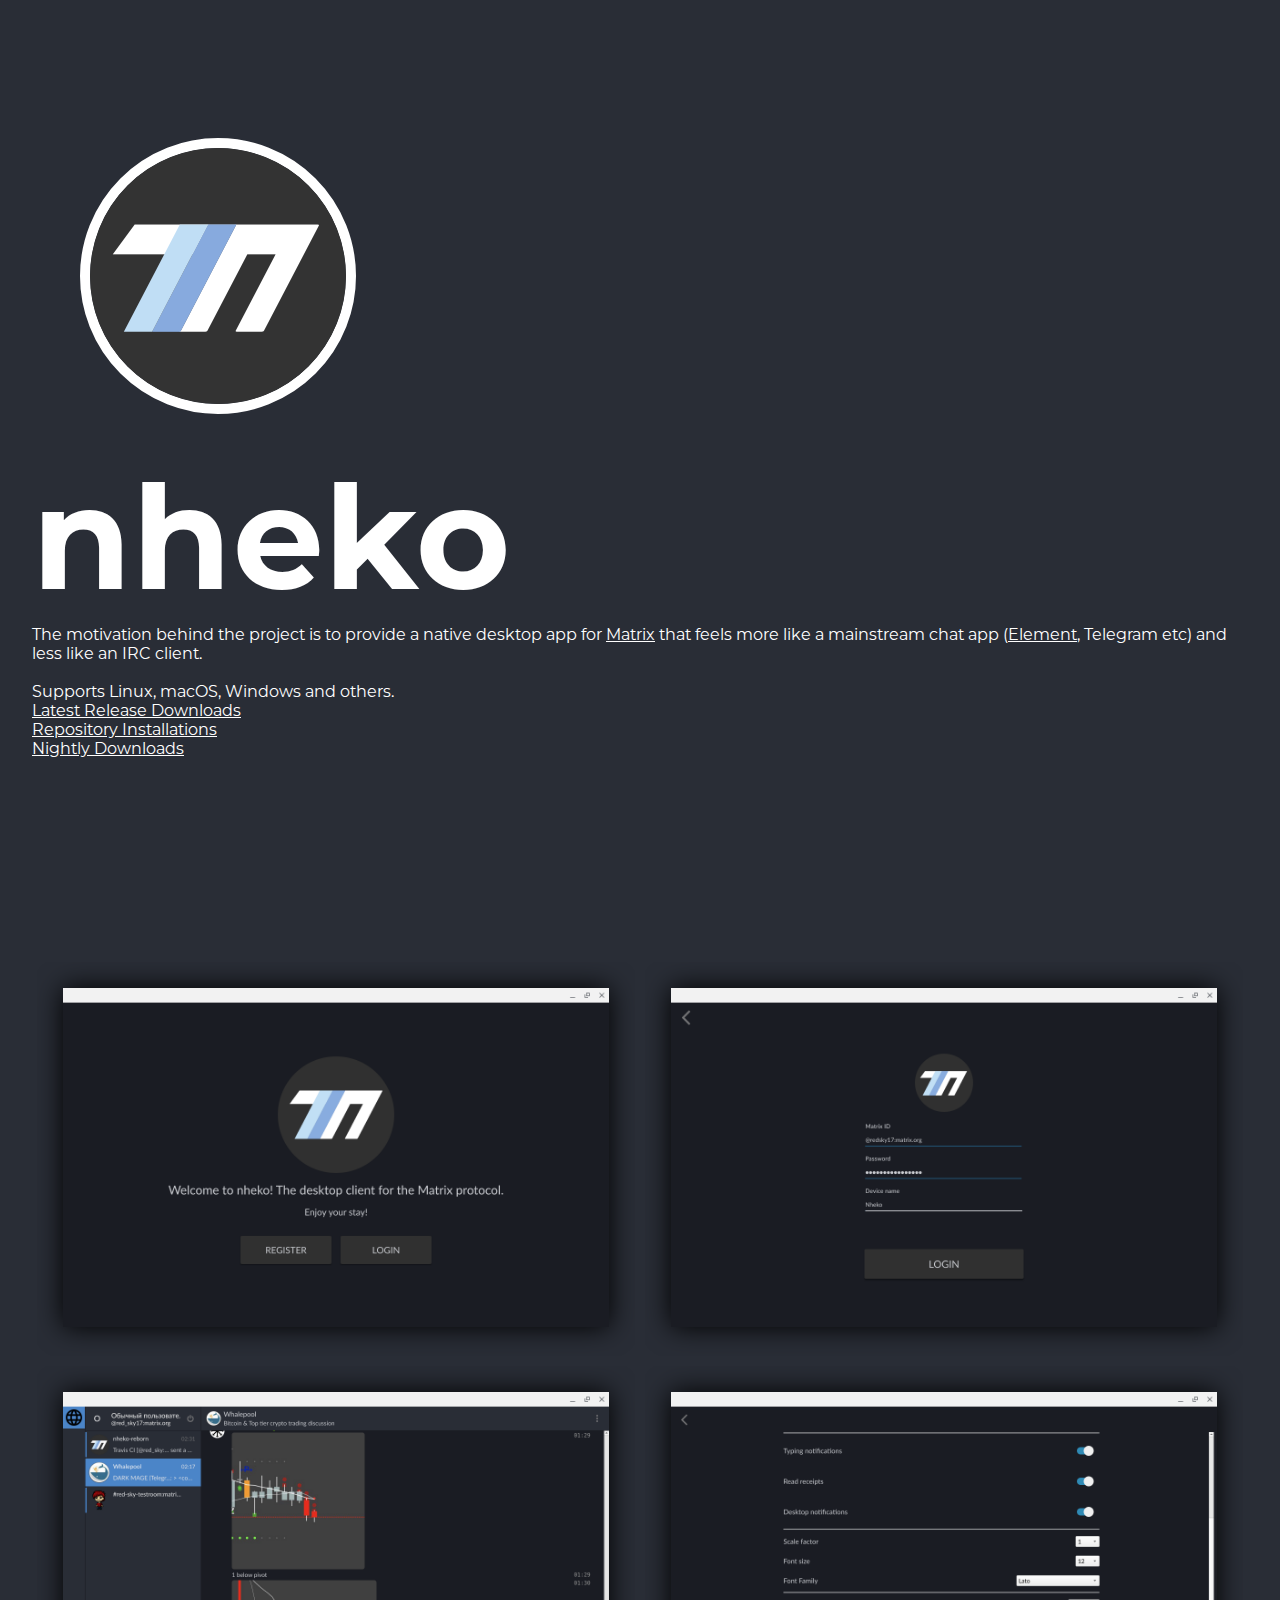
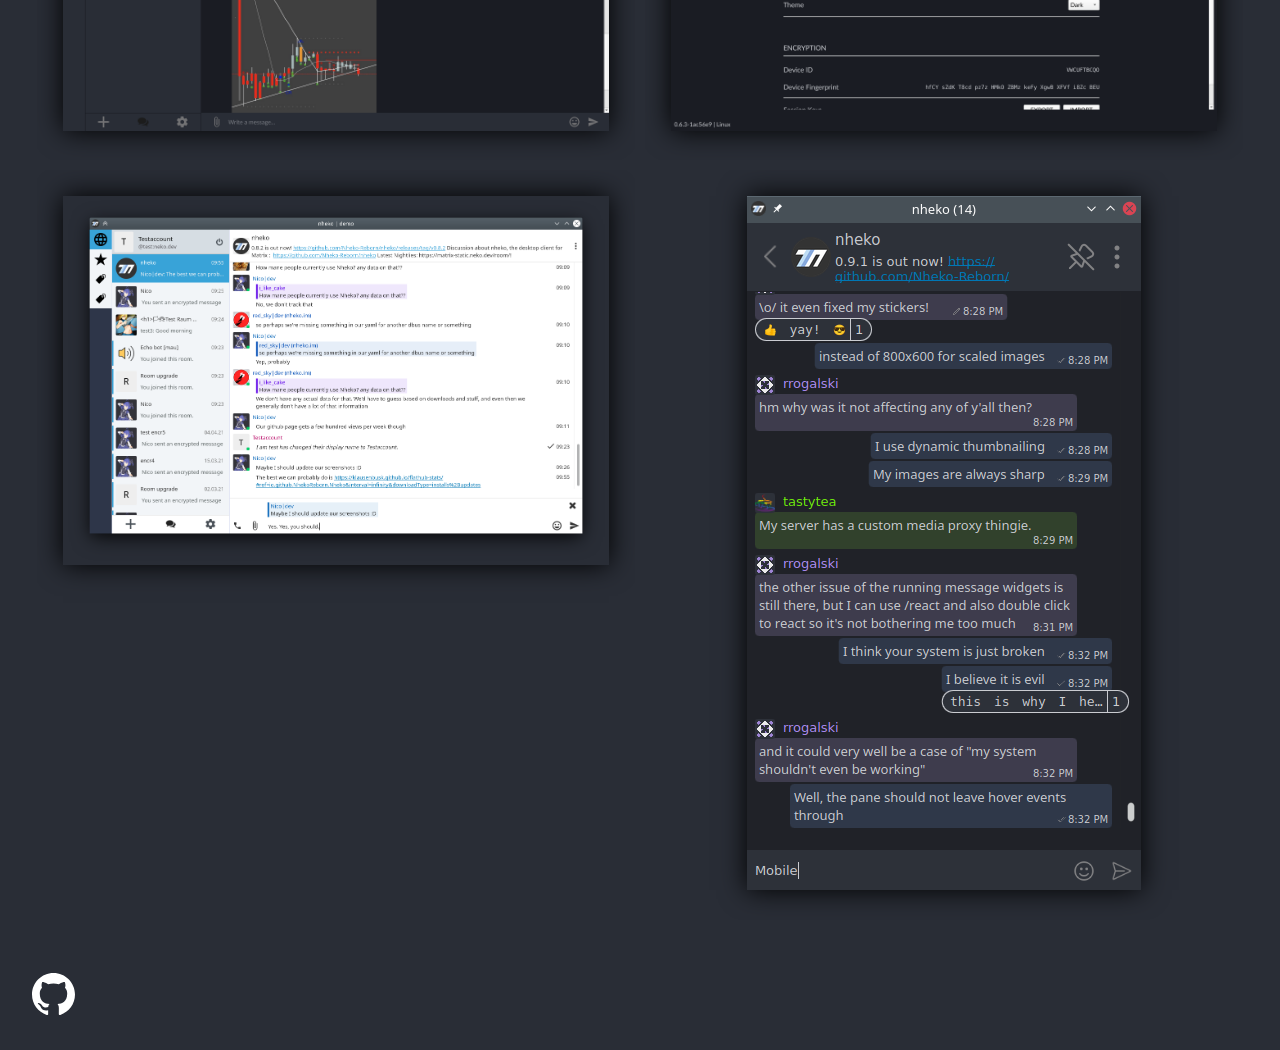
<file: index.html>
<!DOCTYPE html>
<html>

<head>
    <meta charset="UTF-8">
    <meta name="viewport" content="width=device-width, initial-scale=1.0">

    <title></title>

    <link rel="stylesheet" href="fonts.css">
    <link rel="stylesheet" href="hallo.css">
    <link rel="stylesheet" href="css/hallo_nheko_changes.css">
    <link rel="stylesheet" href="css/lightbox.css">

    <style>
        body {
            color: #FFF;
            background-color: #292d36;
        }

        a {
            color: #FFF;
        }

        a:hover {
            color: #87aade;
        }


        img.portrait {
            border: 10px solid #FFF;
        }

        .top ul li a img {
            height: auto;
            width: auto;
            max-width: calc(100% - 4vw);
            max-height: calc(100% - 4vw);
            box-shadow: 0px 0px 2vw 0px black;
            margin: 2vw;
        }

        .top ul {
            display: grid;
            grid-template-columns: 50% 50%;
            justify-content: center;
        }

        @media (max-width: 120ch) {
            .top ul {
                display: flex;
                flex-direction: column;
            }
        }

    </style>

</head>

<body>
    <header>
        <div class="column left">
            <a href="/"><img src="images/logo.png" class="portrait" alt="Portrait" /></a>
        </div>
        <div class="column right">
            <h1>nheko</h1>

            <p>The motivation behind the project is to provide a native desktop app for <a href="https://matrix.org/"
                    target="_blank">Matrix</a> that feels more like a mainstream chat app (<a
                    href="https://element.io/features" target="_blank">Element</a>, Telegram etc) and less like an IRC
                client.
            </p>
            </br>
            <p>
                Supports Linux, macOS, Windows and others.
            </p>

            <p><a href="https:&#x2F;&#x2F;github.com&#x2F;Nheko-Reborn&#x2F;nheko&#x2F;releases&#x2F;latest">Latest
                    Release Downloads</a>
            </p>

            <p><a href="repositories">Repository Installations</a>
                <br />

            <p><a href="https://matrix-static.neko.dev/room/!TshDrgpBNBDmfDeEGN:neko.dev/">Nightly Downloads</a>
            </p>
            <br />

        </div>
        </header>


        <main>

        <div class="screenshots">
            <div class="top">
                <ul>

                    <li>
                        <a href="#img_start">
                            <img src="images&#x2F;screenshots&#x2F;Start.png" class="screenshot" title="start"
                                max-width=100 />
                        </a>
                    </li>

                    <li>
                        <a href="#img_login">
                            <img src="images&#x2F;screenshots&#x2F;login.png" class="screenshot" title="login" />
                        </a>
                    </li>

                    <li>
                        <a href="#img_chat">
                            <img src="images&#x2F;screenshots&#x2F;chat.png" class="screenshot" title="chat" />
                        </a>
                    </li>

                    <li>
                        <a href="#img_settings">
                            <img src="images&#x2F;screenshots&#x2F;settings.png" class="screenshot" title="settings" />
                        </a>
                    </li>

                    <li>
                        <a href="#img_chat_light">
                            <img src="images&#x2F;screenshots&#x2F;chat-light.png" class="screenshot"
                                title="settings" />
                        </a>
                    </li>

                    <li>
                        <a href="#img_mobile">
                            <img src="images&#x2F;screenshots&#x2F;mobile.png" class="screenshot" title="settings" />
                        </a>
                    </li>

                </ul>

                <a href="#_start" class="lightbox trans" id="img_start">
                    <img src="images&#x2F;screenshots&#x2F;Start.png" class="screenshot" title="start" />
                </a>

                <a href="#_login" class="lightbox trans" id="img_login">
                    <img src="images&#x2F;screenshots&#x2F;login.png" class="screenshot" title="login" />
                </a>

                <a href="#_chat" class="lightbox trans" id="img_chat">
                    <img src="images&#x2F;screenshots&#x2F;chat.png" class="screenshot" title="chat" />
                </a>

                <a href="#_settings" class="lightbox trans" id="img_settings">
                    <img src="images&#x2F;screenshots&#x2F;settings.png" class="screenshot" title="settings" />
                </a>

                <a href="#_chat_light" class="lightbox trans" id="img_chat_light">
                    <img src="images&#x2F;screenshots&#x2F;chat-light.png" class="screenshot" title="settings" />
                </a>

                <a href="#_mobile" class="lightbox trans" id="img_mobile">
                    <img src="images&#x2F;screenshots&#x2F;mobile.png" class="screenshot" title="settings" />
                </a>

            </div>
        </div>
    </main>
    <footer>
        <div class="links">

            <a rel="me" href="https:&#x2F;&#x2F;github.com&#x2F;Nheko-Reborn&#x2F;nheko" title="GitHub">

                <img src="images/GitHub-Mark-dark.svg"></img>

            </a>

        </div>
    </footer>
</body>

</html>
</file>
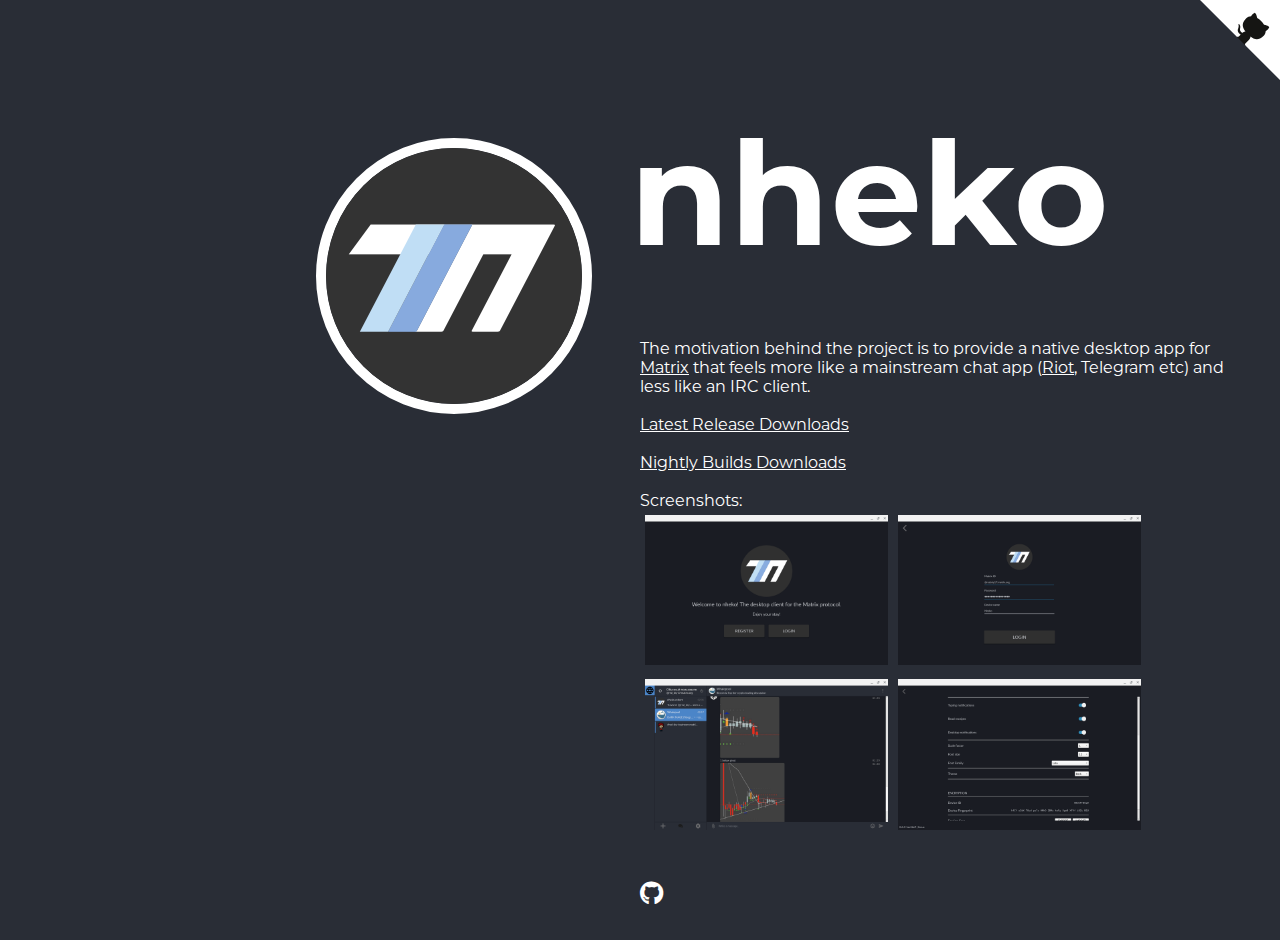
<file: public/index.html>
<!DOCTYPE html>
<html>
    <head>
        <meta charset="UTF-8">
        <meta name="viewport" content="width=device-width, initial-scale=1.0">

        <title></title>

        <link rel="stylesheet" href="fonts.css">
        <link rel="stylesheet" href="fontawesome/css/fontawesome.css">
        <link rel="stylesheet" href="hallo.css">
        <link rel="stylesheet" href="css/hallo_nheko_changes.css">
        <link rel="stylesheet" href="css/lightbox.css">
        <link rel="stylesheet" href="css/github_tab.css">

        
            <style>
                body {
                    color: #FFF !important;
                    background-color: #292d36 !important;
                }

                a {
                    color: #FFF !important;
                }

                a:hover {
                    color: #87aade !important;
                }


                img.portrait {
                    border: 10px solid #FFF !important;
                }
            </style>
        
    </head>
    <body>
        <main>
            <div class="column left">
                <img src="images/logo.png" class="portrait" alt="Portrait" />
            </div>
            <div class="column right">
                <h1>nheko</h1>
                <p>The motivation behind the project is to provide a native desktop app for <a href="https://matrix.org/" target="_blank">Matrix</a> that feels more like a mainstream chat app (<a href="https://about.riot.im/" target="_blank">Riot</a>, Telegram etc) and less like an IRC client.
</p>

                <br/>

                <a href="https://github.com/Nheko-Reborn/nheko/releases/latest">Latest Release Downloads</a>

                <br/>
                <br/>

                <a href="https://nheko-reborn-artifacts.s3.us-east-2.amazonaws.com/list.html">Nightly Builds Downloads</a>
                <!-- <p>Nightly Builds Downloads:</p>
<iframe src="https://nheko-reborn-artifacts.s3.us-east-2.amazonaws.com/list.html" width="100%" height="90%" >Since iframes aren't supported, go here: <a href="https://nheko-reborn-artifacts.s3.us-east-2.amazonaws.com/list.html">https://nheko-reborn-artifacts.s3.us-east-2.amazonaws.com/list.html</a></iframe>
<SMALL>
    <PRE>
    Generated with <a href="https://github.com/caussourd/aws-s3-bucket-listing">Amazon S3 Bucket list v 1.1</a>
    </PRE>
</SMALL>
 -->

                <br/>
                <br/>

                <p>Screenshots:</p>

                
                    <div class="screenshots">
                      <div class="top">
                        <ul>
                        
                            <li><a href="#img_start">
                            <img src="images&#x2F;screenshots&#x2F;Start-resized.png" class="screenshot" title="start"/>
                            </a></li>
                        
                            <li><a href="#img_login">
                            <img src="images&#x2F;screenshots&#x2F;login-resized.png" class="screenshot" title="login"/>
                            </a></li>
                        
                            <li><a href="#img_chat">
                            <img src="images&#x2F;screenshots&#x2F;chat-resized.png" class="screenshot" title="chat"/>
                            </a></li>
                        
                            <li><a href="#img_settings">
                            <img src="images&#x2F;screenshots&#x2F;settings-resized.png" class="screenshot" title="settings"/>
                            </a></li>
                        
                        </ul>
                        
                            <a href="#_start" class="lightbox trans" id="img_start">
                            <img src="images&#x2F;screenshots&#x2F;Start-resized.png" class="screenshot" title="start"/>
                            </a>
                        
                            <a href="#_login" class="lightbox trans" id="img_login">
                            <img src="images&#x2F;screenshots&#x2F;login-resized.png" class="screenshot" title="login"/>
                            </a>
                        
                            <a href="#_chat" class="lightbox trans" id="img_chat">
                            <img src="images&#x2F;screenshots&#x2F;chat-resized.png" class="screenshot" title="chat"/>
                            </a>
                        
                            <a href="#_settings" class="lightbox trans" id="img_settings">
                            <img src="images&#x2F;screenshots&#x2F;settings-resized.png" class="screenshot" title="settings"/>
                            </a>
                        
                      </div>
                    </div>
                

                
                    <div class="links">
                        
                            <a rel="me" href="https:&#x2F;&#x2F;github.com&#x2F;Nheko-Reborn&#x2F;nheko" title="GitHub">
                                
                                    <span class="fab fa-github"></span>
                                
                            </a>
                            
                            <a href="https:&#x2F;&#x2F;github.com&#x2F;Nheko-Reborn&#x2F;nheko" class="github-corner" aria-label="View source on GitHub"><svg width="80" height="80" viewBox="0 0 250 250" style="fill:#fff; color:#151513; position: absolute; top: 0; border: 0; right: 0;" aria-hidden="true">
                                <path d="M0,0 L115,115 L130,115 L142,142 L250,250 L250,0 Z"></path>
                                <path d="M128.3,109.0 C113.8,99.7 119.0,89.6 119.0,89.6 C122.0,82.7 120.5,78.6 120.5,78.6 C119.2,72.0 123.4,76.3 123.4,76.3 C127.3,80.9 125.5,87.3 125.5,87.3 C122.9,97.6 130.6,101.9 134.4,103.2" fill="currentColor"
                                  style="transform-origin: 130px 106px;" class="octo-arm"></path>
                                <path
                                  d="M115.0,115.0 C114.9,115.1 118.7,116.5 119.8,115.4 L133.7,101.6 C136.9,99.2 139.9,98.4 142.2,98.6 C133.8,88.0 127.5,74.4 143.8,58.0 C148.5,53.4 154.0,51.2 159.7,51.0 C160.3,49.4 163.2,43.6 171.4,40.1 C171.4,40.1 176.1,42.5 178.8,56.2 C183.1,58.6 187.2,61.8 190.9,65.4 C194.5,69.0 197.7,73.2 200.1,77.6 C213.8,80.2 216.3,84.9 216.3,84.9 C212.7,93.1 206.9,96.0 205.4,96.6 C205.1,102.4 203.0,107.8 198.3,112.5 C181.9,128.9 168.3,122.5 157.7,114.1 C157.9,116.9 156.7,120.9 152.7,124.9 L141.0,136.5 C139.8,137.7 141.6,141.9 141.8,141.8 Z"
                                  fill="currentColor" class="octo-body"></path>
                              </svg></a>
                              
                        
                    </div>
                
            </div>
        </main>
    </body>
</html>
</file>
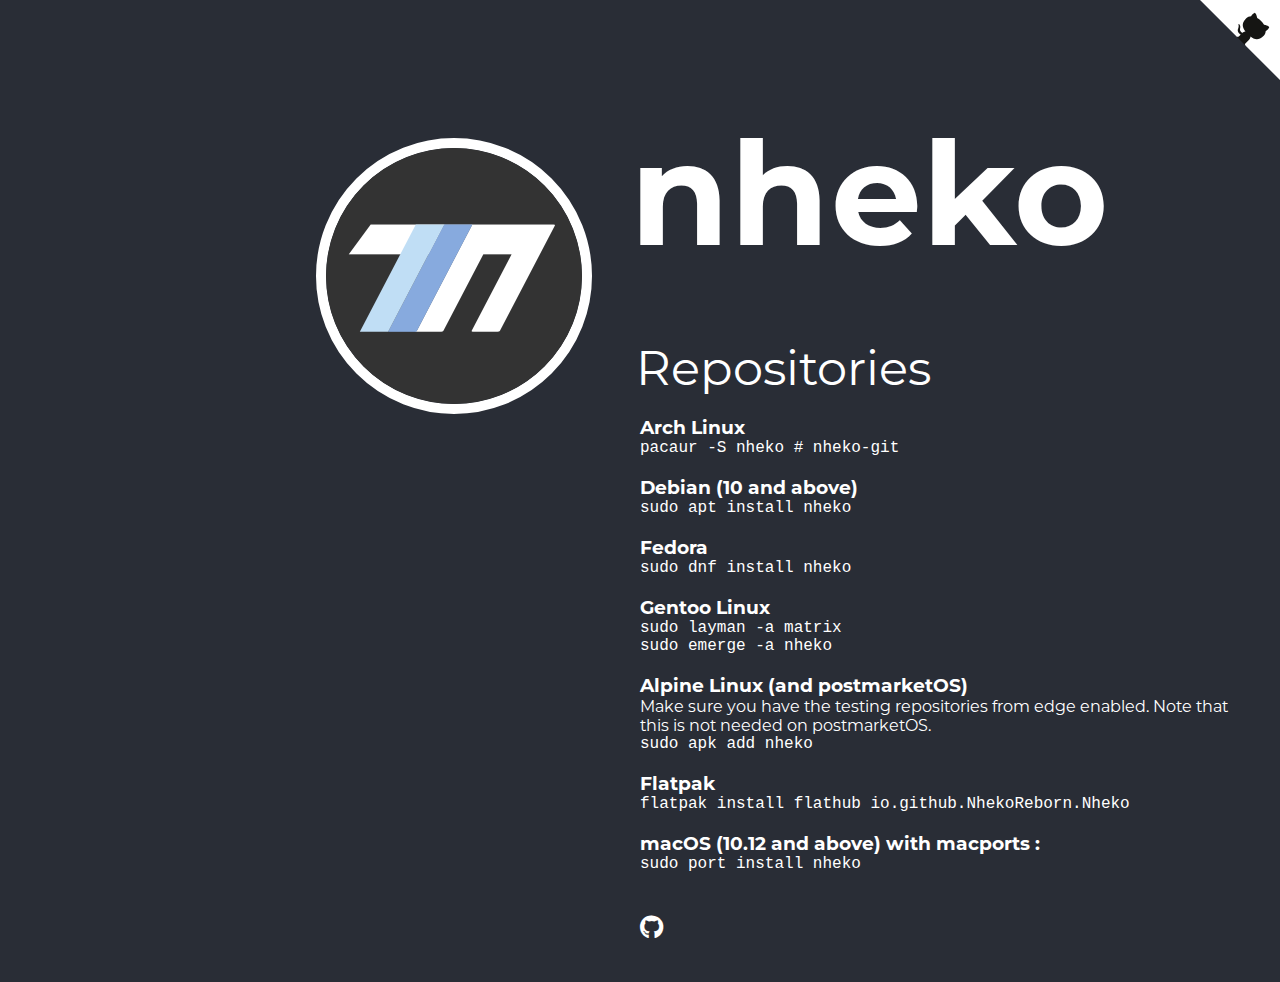
<file: public/repositories/index.html>
<!DOCTYPE html>
<html>
    <head>
        <meta charset="UTF-8">
        <meta name="viewport" content="width=device-width, initial-scale=1.0">

        <title></title>

        <link rel="stylesheet" href="../fonts.css">
<link rel="stylesheet" href="../fontawesome/css/fontawesome.css">
<link rel="stylesheet" href="../hallo.css">
<link rel="stylesheet" href="../css/hallo_nheko_changes.css">
<link rel="stylesheet" href="../css/lightbox.css">
<link rel="stylesheet" href="../css/github_tab.css">


        
            <style>
                body {
                    color: #FFF !important;
                    background-color: #292d36 !important;
                }

                a {
                    color: #FFF !important;
                }

                a:hover {
                    color: #87aade !important;
                }


                img.portrait {
                    border: 10px solid #FFF !important;
                }
            </style>
        
    </head>
    <body>
        <main>
            <div class="column left">
                <a href="../"><img src="../images/logo.png" class="portrait" alt="Portrait" /></a>
            </div>
            <div class="column right">
                <h1>nheko</h1>

                <h2>Repositories</h2>
<br/>

<h3>Arch Linux</h3>
<pre>pacaur -S nheko # nheko-git</pre>
<br/>

<h3>Debian (10 and above)</h3>
<pre>sudo apt install nheko</pre>
<br/>

<h3>Fedora</h3>
<pre>sudo dnf install nheko</pre>
<br/>

<h3>Gentoo Linux</h3>
<pre>sudo layman -a matrix
sudo emerge -a nheko</pre>
<br/>

<h3>Alpine Linux (and postmarketOS)</h3>
<p class="notation">Make sure you have the testing repositories from edge enabled. Note that this is not needed on postmarketOS.</p>
<pre>sudo apk add nheko</pre>
<br/>

<h3>Flatpak</h3>
<pre>flatpak install flathub io.github.NhekoReborn.Nheko</pre>
<br/>

<h3>macOS (10.12 and above)
with macports :</h3>
<pre>sudo port install nheko</pre>



                
                    <div class="links">
                        
                            <a rel="me" href="https:&#x2F;&#x2F;github.com&#x2F;Nheko-Reborn&#x2F;nheko" title="GitHub">
                                
                                    <span class="fab fa-github"></span>
                                
                            </a>
                            
                            <a href="https:&#x2F;&#x2F;github.com&#x2F;Nheko-Reborn&#x2F;nheko" class="github-corner" aria-label="View source on GitHub"><svg width="80" height="80" viewBox="0 0 250 250" style="fill:#fff; color:#151513; position: absolute; top: 0; border: 0; right: 0;" aria-hidden="true">
                                <path d="M0,0 L115,115 L130,115 L142,142 L250,250 L250,0 Z"></path>
                                <path d="M128.3,109.0 C113.8,99.7 119.0,89.6 119.0,89.6 C122.0,82.7 120.5,78.6 120.5,78.6 C119.2,72.0 123.4,76.3 123.4,76.3 C127.3,80.9 125.5,87.3 125.5,87.3 C122.9,97.6 130.6,101.9 134.4,103.2" fill="currentColor"
                                  style="transform-origin: 130px 106px;" class="octo-arm"></path>
                                <path
                                  d="M115.0,115.0 C114.9,115.1 118.7,116.5 119.8,115.4 L133.7,101.6 C136.9,99.2 139.9,98.4 142.2,98.6 C133.8,88.0 127.5,74.4 143.8,58.0 C148.5,53.4 154.0,51.2 159.7,51.0 C160.3,49.4 163.2,43.6 171.4,40.1 C171.4,40.1 176.1,42.5 178.8,56.2 C183.1,58.6 187.2,61.8 190.9,65.4 C194.5,69.0 197.7,73.2 200.1,77.6 C213.8,80.2 216.3,84.9 216.3,84.9 C212.7,93.1 206.9,96.0 205.4,96.6 C205.1,102.4 203.0,107.8 198.3,112.5 C181.9,128.9 168.3,122.5 157.7,114.1 C157.9,116.9 156.7,120.9 152.7,124.9 L141.0,136.5 C139.8,137.7 141.6,141.9 141.8,141.8 Z"
                                  fill="currentColor" class="octo-body"></path>
                              </svg></a>
                              
                        
                    </div>
                
            </div>
        </main>
    </body>
</html>
</file>
<file: fonts.css>
@font-face{font-family:'Montserrat';font-style:normal;font-weight:400;src:local("Montserrat Regular"),local("Montserrat-Regular"),url(fonts/Montserrat-Regular.otf) format("opentype")}@font-face{font-family:'Montserrat';font-style:normal;font-weight:700;src:local("Montserrat Bold"),local("Montserrat-Bold"),url(fonts/Montserrat-Bold.otf) format("opentype")}
</file>
<file: hallo.css>
html,body{color:#fff;margin:1rem;padding:0}html{font-family:Montserrat,"Helvetica Neue","Segoe UI",Helvetica,Arial,sans-serif;font-size:16px;overflow-y:auto}body{background-color:#6FCDBD}a{-webkit-transition:color 0.2s ease-out;-moz-transition:color 0.2s ease-out;transition:color 0.2s ease-out;color:#fff}a:hover{color:#333}h1{font-size:9rem}h2{font-size:3rem;font-weight:normal}@media screen and (max-width: 992px){h1{font-size:15vw}h2{font-size:2.5rem}}img.portrait{box-sizing:border-box;border-radius:50%;border:10px solid #fff;margin:2em 3em;width:100%;height:auto;max-width:300px;max-height:300px}.column{flex:1}main{display:flex;margin-top:20vh}main .column.left{text-align:end}main .column.right h1{margin-left:-10px;margin-bottom:0.4em}main .column.right h2{margin-left:-4px;margin-top:0}main .column.right .links{margin-top:2.5rem;font-size:1.5rem}main .column.right .links a{margin-right:0.5rem;text-decoration:none}@media screen and (max-width: 992px){main{flex-direction:column;margin-top:0}main .column.left{text-align:center}main .column.right h1{margin-top:0}main img.portrait{margin:0}}footer{display:flex;margin-top:3rem;font-size:0.75rem}@media screen and (max-width: 992px){footer{flex-direction:column}}
</file>
<file: css/hallo_nheko_changes.css>
img.portrait {
  width: auto !important;
}

header {
  margin-top: 10vh !important;
}

.column.right {
  flex: 1.61803;
}

pre {
  background-color: #1a1c23;
  color: #c0def5;
  padding: 6px;
  margin: 6px;
}

p.notation {
  font-style: italic;
  font-size: 14px;
}
</file>
<file: public/fonts.css>
@font-face{font-family:'Montserrat';font-style:normal;font-weight:400;src:local("Montserrat Regular"),local("Montserrat-Regular"),url(fonts/Montserrat-Regular.otf) format("opentype")}@font-face{font-family:'Montserrat';font-style:normal;font-weight:700;src:local("Montserrat Bold"),local("Montserrat-Bold"),url(fonts/Montserrat-Bold.otf) format("opentype")}
</file>
<file: public/hallo.css>
html,body{color:#fff;margin:1rem;padding:0}html{font-family:Montserrat,"Helvetica Neue","Segoe UI",Helvetica,Arial,sans-serif;font-size:16px;overflow-y:auto}body{background-color:#6FCDBD}a{-webkit-transition:color 0.2s ease-out;-moz-transition:color 0.2s ease-out;transition:color 0.2s ease-out;color:#fff}a:hover{color:#333}h1{font-size:9rem}h2{font-size:3rem;font-weight:normal}@media screen and (max-width: 992px){h1{font-size:15vw}h2{font-size:2.5rem}}img.portrait{box-sizing:border-box;border-radius:50%;border:10px solid #fff;margin:2em 3em;width:100%;height:auto;max-width:300px;max-height:300px}.column{flex:1}main{display:flex;margin-top:20vh}main .column.left{text-align:end}main .column.right h1{margin-left:-10px;margin-bottom:0.4em}main .column.right h2{margin-left:-4px;margin-top:0}main .column.right .links{margin-top:2.5rem;font-size:1.5rem}main .column.right .links a{margin-right:0.5rem;text-decoration:none}@media screen and (max-width: 992px){main{flex-direction:column;margin-top:0}main .column.left{text-align:center}main .column.right h1{margin-top:0}main img.portrait{margin:0}}footer{display:flex;margin-top:3rem;font-size:0.75rem}@media screen and (max-width: 992px){footer{flex-direction:column}}
</file>
<file: public/css/hallo_nheko_changes.css>
img.portrait{
  width: auto !important;
}

main{
  margin-top: 10vh !important;
}
</file>
<file: public/css/github_tab.css>
.github-corner:hover .octo-arm {
  animation: octocat-wave 560ms ease-in-out
}

@keyframes octocat-wave {
  0%, 100% {
    transform: rotate(0)
  }

  20%, 60% {
    transform: rotate(-25deg)
  }

  40%, 80% {
    transform: rotate(10deg)
  }
}

@media (max-width:500px) {
  .github-corner:hover .octo-arm {
    animation: none
  }

  .github-corner .octo-arm {
    animation: octocat-wave 560ms ease-in-out
  }
}
</file>
